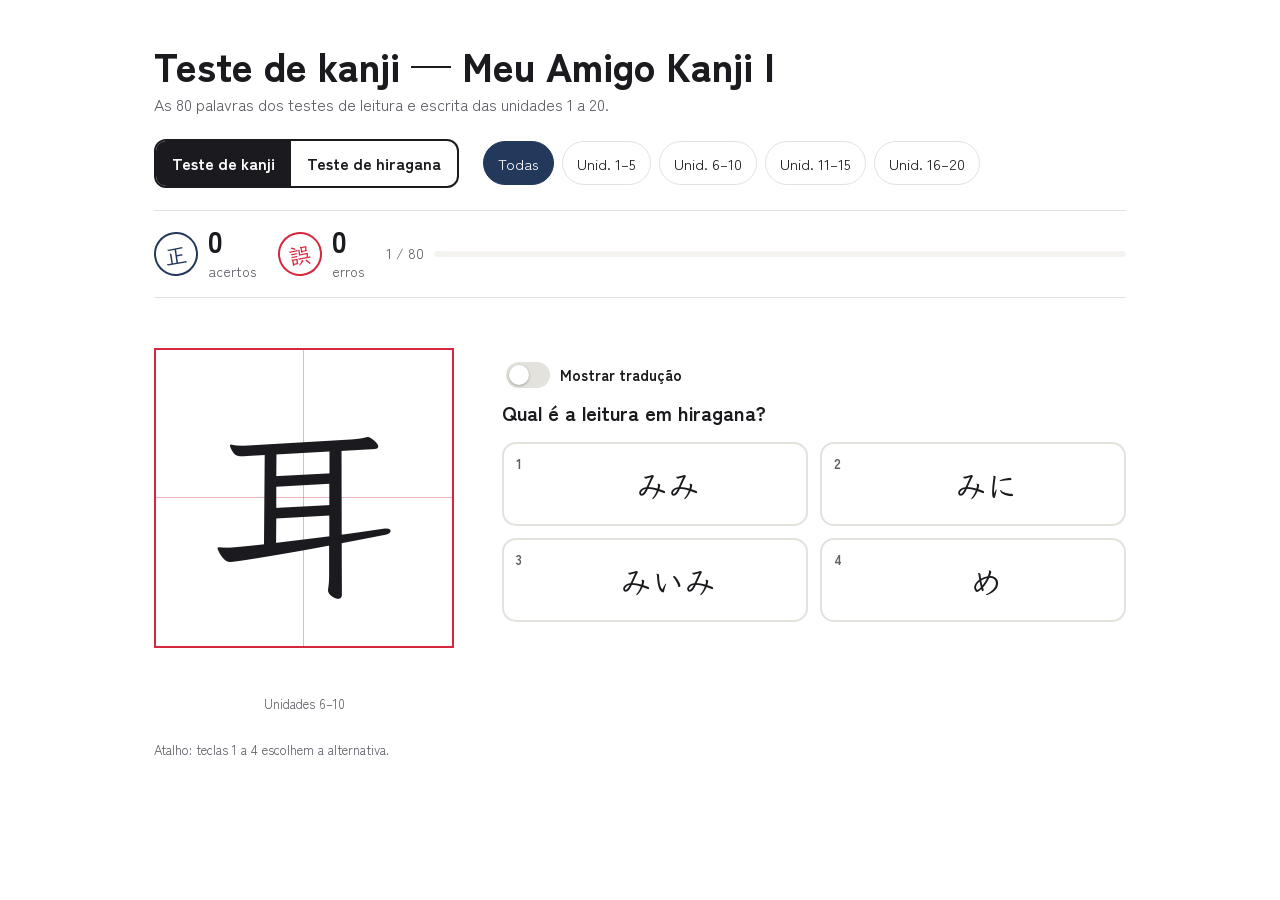
<file: index.html>
<!DOCTYPE html><html lang="pt-BR"><head><meta charset="utf-8"><meta name="viewport" content="width=device-width,initial-scale=1"><title>Teste Meu Amigo Kanji</title><link rel="preconnect" href="https://fonts.googleapis.com"><link rel="preconnect" href="https://fonts.gstatic.com" crossorigin><link href="https://fonts.googleapis.com/css2?family=Klee+One:wght@400;600&family=Zen+Kaku+Gothic+New:wght@400;700;900&display=swap" rel="stylesheet"><link rel="stylesheet" href="css/style.min.css"></head><body><main class="band"><h1>Teste de kanji — Meu Amigo Kanji I</h1><p class="sub">As 80 palavras dos testes de leitura e escrita das unidades 1 a 20.</p><div class="controls"><div class="seg" role="group" aria-label="Tipo de teste"><button id="m-kanji" aria-pressed="true">Teste de kanji</button> <button id="m-kana" aria-pressed="false">Teste de hiragana</button></div><div class="chips" id="units" role="group" aria-label="Unidades"></div></div><div class="score"><div class="stamp ok"><i class="jp">正</i><div><b id="s-ok">0</b><br><span>acertos</span></div></div><div class="stamp ng"><i class="jp">誤</i><div><b id="s-ng">0</b><br><span>erros</span></div></div><div class="prog"><span id="s-pos">1 / 40</span><div class="bar"><div id="s-bar"></div></div></div></div><section class="quiz" id="quiz"><div class="cellwrap"><div class="cell"><span class="q jp" id="q"></span></div><span class="mean q-mean" id="q-mean"></span> <span class="unit" id="q-unit"></span></div><div class="side"><button class="switch" id="t-mean" role="switch" aria-checked="false"><span class="track" aria-hidden="true"></span>Mostrar tradução</button><p class="ask" id="ask"></p><div class="opts" id="opts"></div><div class="fb" id="fb" aria-live="polite"></div></div></section><section class="end" id="end" hidden><div class="big" id="e-pct"></div><p id="e-txt"></p><div class="actions"><button class="btn" id="e-again">Recomeçar</button> <button class="btn alt" id="e-miss">Treinar só os erros</button></div><ul class="miss" id="e-list"></ul></section><p class="hint">Atalho: teclas 1 a 4 escolhem a alternativa.</p></main><script src="js/kanji.min.js"></script></body></html>
</file>
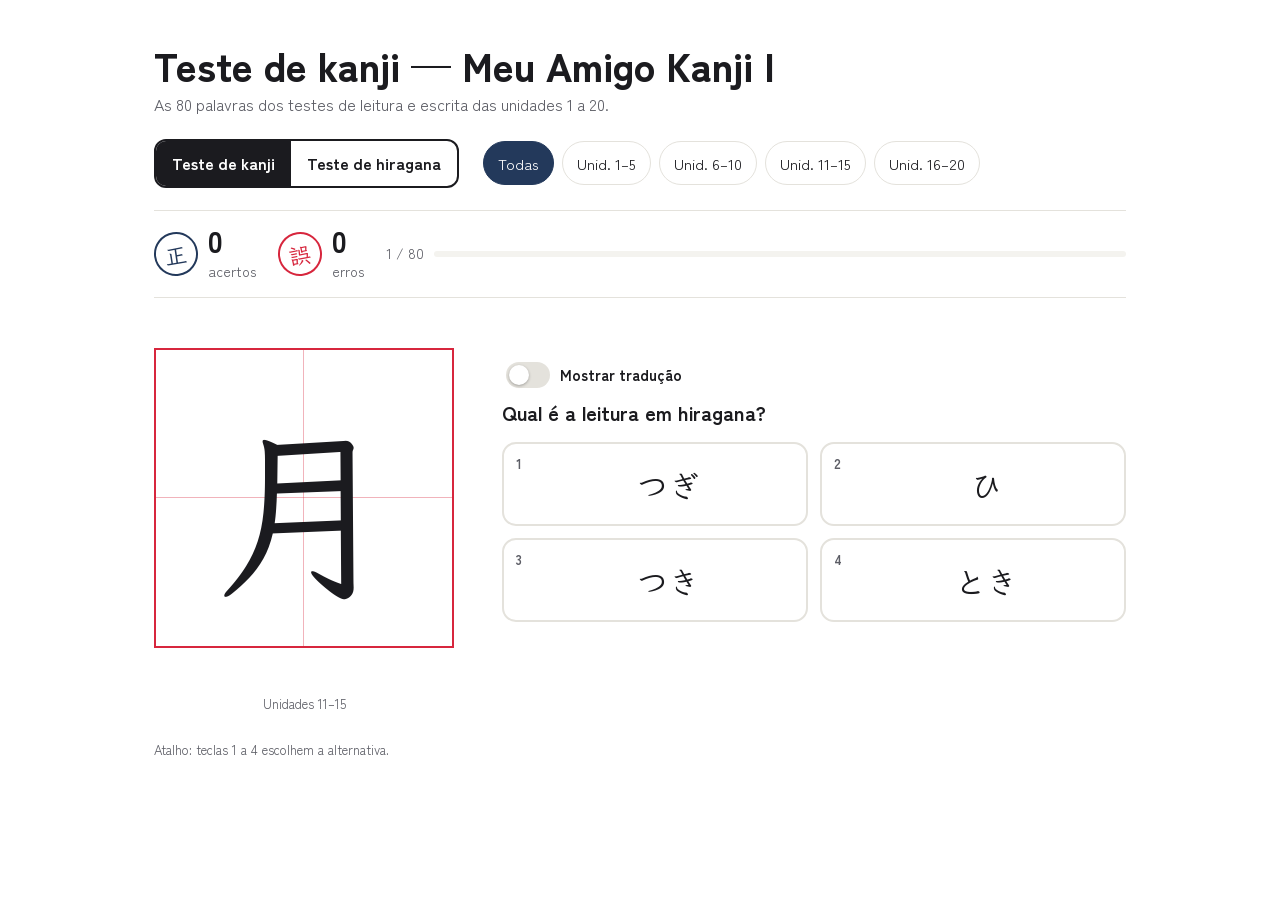
<file: kanji.html>
<!DOCTYPE html>
<html lang="pt-BR">
<head>
<meta charset="utf-8">
<meta name="viewport" content="width=device-width, initial-scale=1">
<title>Teste Meu Amigo Kanji</title>
<link rel="preconnect" href="https://fonts.googleapis.com">
<link rel="preconnect" href="https://fonts.gstatic.com" crossorigin>
<link href="https://fonts.googleapis.com/css2?family=Klee+One:wght@400;600&family=Zen+Kaku+Gothic+New:wght@400;700;900&display=swap" rel="stylesheet">
<link rel="stylesheet" href="css/style.css">
</head>
<body>
<main class="band">
  <h1>Teste de kanji — Meu Amigo Kanji I</h1>
  <p class="sub">As 80 palavras dos testes de leitura e escrita das unidades 1 a 20.</p>

  <div class="controls">
    <div class="seg" role="group" aria-label="Tipo de teste">
      <button id="m-kanji" aria-pressed="true">Teste de kanji</button>
      <button id="m-kana" aria-pressed="false">Teste de hiragana</button>
    </div>
    <div class="chips" id="units" role="group" aria-label="Unidades"></div>
  </div>

  <div class="score">
    <div class="stamp ok"><i class="jp">正</i><div><b id="s-ok">0</b><br><span>acertos</span></div></div>
    <div class="stamp ng"><i class="jp">誤</i><div><b id="s-ng">0</b><br><span>erros</span></div></div>
    <div class="prog"><span id="s-pos">1 / 40</span><div class="bar"><div id="s-bar"></div></div></div>
  </div>

  <section class="quiz" id="quiz">
    <div class="cellwrap">
      <div class="cell"><span class="q jp" id="q"></span></div>
      <span class="mean q-mean" id="q-mean"></span>
      <span class="unit" id="q-unit"></span>
    </div>
    <div class="side">
      <button class="switch" id="t-mean" role="switch" aria-checked="false"><span class="track" aria-hidden="true"></span>Mostrar tradução</button>
      <p class="ask" id="ask"></p>
      <div class="opts" id="opts"></div>
      <div class="fb" id="fb" aria-live="polite"></div>
    </div>
  </section>

  <section class="end" id="end" hidden>
    <div class="big" id="e-pct"></div>
    <p id="e-txt"></p>
    <div class="actions">
      <button class="btn" id="e-again">Recomeçar</button>
      <button class="btn alt" id="e-miss">Treinar só os erros</button>
    </div>
    <ul class="miss" id="e-list"></ul>
  </section>

  <p class="hint">Atalho: teclas 1 a 4 escolhem a alternativa.</p>
</main>

<script src="js/data.js"></script>
<script src="js/options.js"></script>
<script src="js/app.js"></script>
</body>
</html>
</file>
<file: css/style.css>
/* VOICE: calm, focused drill, like a teacher's worksheet
   IDEA: genkō-yōshi practice sheet with hanko stamps for the score
   PICTURE: the question written large inside a 田-grid practice square
   COLOUR and TYPE: white paper, sumi ink, ai-indigo support, hanko red accent; Klee One (textbook hand) + Zen Kaku Gothic New
   LAYOUT: title, mode + unit controls, scoreboard, square beside four answers; stacks on phones */
:root{color-scheme:light dark;
--bg:light-dark(#ffffff,#121317);--ink:light-dark(#1b1b1f,#f1efe9);--mute:light-dark(#5d5e66,#a7a8b1);
--line:light-dark(#e4e2dc,#2c2e36);--red:light-dark(#d7263d,#ff5d70);--ind:light-dark(#23395b,#93b4ff);
--indbg:light-dark(#23395b,#2a4170);--card:light-dark(#ffffff,#181a20);--soft:light-dark(#f4f3ef,#1d1f26);
--cell:clamp(200px,34vw,300px)}
:root[data-theme=light]{color-scheme:light}:root[data-theme=dark]{color-scheme:dark}
*{box-sizing:border-box;min-width:0}
body{margin:0;background:var(--bg);color:var(--ink);font:16px/1.55 "Zen Kaku Gothic New","Hiragino Sans","Yu Gothic",system-ui,sans-serif;overflow-x:clip}
.band{padding:clamp(20px,3.5vw,44px) max(5vw,16px);max-width:1100px;margin:0 auto}
.jp{font-family:"Klee One","Hiragino Mincho ProN","Yu Mincho",serif;font-weight:600}
h1{font-size:clamp(28px,4vw,40px);line-height:1.05;margin:0 0 6px;text-wrap:balance;font-weight:900}
.sub{color:var(--mute);margin:0 0 22px}
.controls{display:flex;flex-wrap:wrap;gap:12px 24px;align-items:center;margin-bottom:22px}
.seg{display:flex;border:2px solid var(--ink);border-radius:12px;overflow:hidden}
.seg button{border:0;background:transparent;color:var(--ink);padding:10px 16px;min-height:44px;font:inherit;font-weight:700;cursor:pointer}
.seg button[aria-pressed=true]{background:var(--ink);color:var(--bg)}
.chips{display:flex;flex-wrap:wrap;gap:8px}
.chips button{border:1.5px solid var(--line);background:var(--card);color:var(--ink);border-radius:999px;padding:8px 14px;min-height:44px;font:inherit;font-size:15px;cursor:pointer}
.chips button[aria-pressed=true]{border-color:var(--ind);background:var(--indbg);color:#fff}
.side{position:relative}
.switch{position:absolute;bottom:calc(100% + 6px);left:0;display:inline-flex;align-items:center;gap:10px;border:0;background:transparent;color:var(--ink);font:inherit;font-size:15px;font-weight:700;min-height:32px;padding:0 4px;cursor:pointer}
.switch .track{position:relative;width:44px;height:26px;border-radius:13px;background:var(--line);transition:background .2s;flex:none}
.switch .track::after{content:"";position:absolute;top:3px;left:3px;width:20px;height:20px;border-radius:50%;background:var(--card);box-shadow:0 1px 3px rgb(0 0 0/.3);transition:transform .2s}
.switch[aria-checked=true] .track{background:var(--indbg)}
.switch[aria-checked=true] .track::after{transform:translateX(18px)}
body:not(.show-mean) .mean{visibility:hidden}
button:focus-visible{outline:3px solid var(--red);outline-offset:2px}
.score{display:flex;flex-wrap:wrap;align-items:center;gap:14px 22px;padding:14px 0;border-block:1px solid var(--line);margin-bottom:26px}
.stamp{display:flex;align-items:center;gap:10px}
.stamp i{font-style:normal;width:44px;height:44px;border-radius:50%;display:grid;place-items:center;font-size:22px;border:2.5px solid currentColor;transform:rotate(-8deg)}
.stamp.ok{color:var(--ind)}.stamp.ng{color:var(--red)}
.stamp b{font-size:30px;line-height:1;color:var(--ink);font-variant-numeric:tabular-nums}
.stamp span{font-size:14px;color:var(--mute)}
.prog{flex:1 1 180px;display:flex;align-items:center;gap:10px;color:var(--mute);font-size:14px;white-space:nowrap}
.bar{flex:1;height:6px;background:var(--soft);border-radius:3px;overflow:hidden}
.bar div{height:100%;background:var(--ink);width:0;transition:width .3s}
.quiz{padding-top:24px;display:grid;grid-template-columns:auto minmax(0,1fr);gap:clamp(20px,4vw,48px);align-items:center}
.cellwrap{display:grid;justify-items:center;gap:10px}
.cell{width:var(--cell);height:var(--cell);border:2px solid var(--red);position:relative;display:grid;place-items:center;background:var(--card);
background-image:linear-gradient(to right,transparent calc(50% - .5px),color-mix(in srgb,var(--red) 35%,transparent) calc(50% - .5px),color-mix(in srgb,var(--red) 35%,transparent) calc(50% + .5px),transparent calc(50% + .5px)),linear-gradient(to bottom,transparent calc(50% - .5px),color-mix(in srgb,var(--red) 35%,transparent) calc(50% - .5px),color-mix(in srgb,var(--red) 35%,transparent) calc(50% + .5px),transparent calc(50% + .5px))}
.cell .q{line-height:1;white-space:nowrap;position:relative}
.unit{font-size:13px;color:var(--mute)}
.mean{display:block;font:400 14px "Zen Kaku Gothic New",sans-serif;color:var(--mute);margin-top:4px}
.q-mean{font-size:18px;font-weight:700;color:var(--ink);margin:0;text-align:center}
.q-mean:empty{display:none}
.opt.right .mean{color:#fff}
.fb .fbm{display:inline;font:inherit;color:inherit;margin:0}
.opt.wrong .mean{color:var(--red)}
.ask{font-size:20px;font-weight:700;margin:0 0 14px}
.opts{display:grid;grid-template-columns:repeat(2,minmax(0,1fr));gap:12px}
.opt{position:relative;border:2px solid var(--line);background:var(--card);color:var(--ink);border-radius:14px;min-height:84px;padding:12px 14px 12px 40px;font-size:clamp(24px,3vw,32px);cursor:pointer;text-align:center;transition:border-color .15s,transform .15s}
.opt:hover:not(:disabled){border-color:var(--ink);transform:translateY(-2px)}
.opt small{position:absolute;left:12px;top:10px;font:700 13px "Zen Kaku Gothic New",sans-serif;color:var(--mute)}
.opt:disabled{cursor:default}
.opt.right{background:var(--indbg);border-color:var(--indbg);color:#fff}.opt.right small{color:#fff}
.opt.wrong{border-color:var(--red);color:var(--red);text-decoration:line-through 2px}
.fb{min-height:30px;margin-top:14px;font-weight:700}
.fb.ok{color:var(--ind)}.fb.ng{color:var(--red)}
.end{text-align:center;padding:10px 0 30px}
.end .big{font-size:clamp(56px,10vw,96px);font-weight:900;line-height:1}
.end p{color:var(--mute)}
.actions{display:flex;flex-wrap:wrap;gap:12px;justify-content:center;margin:20px 0}
.btn{border:2px solid var(--ink);background:var(--ink);color:var(--bg);border-radius:12px;padding:10px 20px;min-height:44px;font:inherit;font-weight:700;cursor:pointer}
.btn.alt{background:transparent;color:var(--ink)}
.miss{display:flex;flex-wrap:wrap;gap:10px;justify-content:center;list-style:none;padding:0;margin:16px auto 0;max-width:760px}
.miss li{border:1.5px solid var(--line);border-radius:10px;padding:8px 14px;font-size:22px}
.miss li span{font-size:16px;color:var(--mute);margin-left:8px}
.miss li .mean{font-style:normal;font-size:13px;margin-top:2px}
.hint{font-size:13px;color:var(--mute);margin-top:26px}
[hidden]{display:none!important}
@media(max-width:700px){.quiz{padding-top:0;grid-template-columns:minmax(0,1fr)}:root{--cell:clamp(180px,62vw,260px)}.ask{text-align:center}.switch{position:static;display:flex;margin:0 auto 8px}}
@media(max-width:380px){.opt{min-height:72px;padding-left:30px}.opt small{left:9px}}
@media(prefers-reduced-motion:reduce){*{transition:none!important}}
</file>
<file: css/style.min.css>
:root{color-scheme:light dark;--bg:light-dark(#ffffff,#121317);--ink:light-dark(#1b1b1f,#f1efe9);--mute:light-dark(#5d5e66,#a7a8b1);--line:light-dark(#e4e2dc,#2c2e36);--red:light-dark(#d7263d,#ff5d70);--ind:light-dark(#23395b,#93b4ff);--indbg:light-dark(#23395b,#2a4170);--card:light-dark(#ffffff,#181a20);--soft:light-dark(#f4f3ef,#1d1f26);--cell:clamp(200px,34vw,300px)}:root[data-theme=light]{color-scheme:light}:root[data-theme=dark]{color-scheme:dark}*{box-sizing:border-box;min-width:0}body{margin:0;background:var(--bg);color:var(--ink);font:16px/1.55 "Zen Kaku Gothic New","Hiragino Sans","Yu Gothic",system-ui,sans-serif;overflow-x:clip}.band{padding:clamp(20px,3.5vw,44px) max(5vw,16px);max-width:1100px;margin:0 auto}.jp{font-family:"Klee One","Hiragino Mincho ProN","Yu Mincho",serif;font-weight:600}h1{font-size:clamp(28px,4vw,40px);line-height:1.05;margin:0 0 6px;text-wrap:balance;font-weight:900}.sub{color:var(--mute);margin:0 0 22px}.controls{display:flex;flex-wrap:wrap;gap:12px 24px;align-items:center;margin-bottom:22px}.seg{display:flex;border:2px solid var(--ink);border-radius:12px;overflow:hidden}.seg button{border:0;background:0 0;color:var(--ink);padding:10px 16px;min-height:44px;font:inherit;font-weight:700;cursor:pointer}.seg button[aria-pressed=true]{background:var(--ink);color:var(--bg)}.chips{display:flex;flex-wrap:wrap;gap:8px}.chips button{border:1.5px solid var(--line);background:var(--card);color:var(--ink);border-radius:999px;padding:8px 14px;min-height:44px;font:inherit;font-size:15px;cursor:pointer}.chips button[aria-pressed=true]{border-color:var(--ind);background:var(--indbg);color:#fff}.side{position:relative}.switch{position:absolute;bottom:calc(100% + 6px);left:0;display:inline-flex;align-items:center;gap:10px;border:0;background:0 0;color:var(--ink);font:inherit;font-size:15px;font-weight:700;min-height:32px;padding:0 4px;cursor:pointer}.switch .track{position:relative;width:44px;height:26px;border-radius:13px;background:var(--line);transition:background .2s;flex:none}.switch .track::after{content:"";position:absolute;top:3px;left:3px;width:20px;height:20px;border-radius:50%;background:var(--card);box-shadow:0 1px 3px rgb(0 0 0/.3);transition:transform .2s}.switch[aria-checked=true] .track{background:var(--indbg)}.switch[aria-checked=true] .track::after{transform:translateX(18px)}body:not(.show-mean) .mean{visibility:hidden}button:focus-visible{outline:3px solid var(--red);outline-offset:2px}.score{display:flex;flex-wrap:wrap;align-items:center;gap:14px 22px;padding:14px 0;border-block:1px solid var(--line);margin-bottom:26px}.stamp{display:flex;align-items:center;gap:10px}.stamp i{font-style:normal;width:44px;height:44px;border-radius:50%;display:grid;place-items:center;font-size:22px;border:2.5px solid currentColor;transform:rotate(-8deg)}.stamp.ok{color:var(--ind)}.stamp.ng{color:var(--red)}.stamp b{font-size:30px;line-height:1;color:var(--ink);font-variant-numeric:tabular-nums}.stamp span{font-size:14px;color:var(--mute)}.prog{flex:1 1 180px;display:flex;align-items:center;gap:10px;color:var(--mute);font-size:14px;white-space:nowrap}.bar{flex:1;height:6px;background:var(--soft);border-radius:3px;overflow:hidden}.bar div{height:100%;background:var(--ink);width:0;transition:width .3s}.quiz{padding-top:24px;display:grid;grid-template-columns:auto minmax(0,1fr);gap:clamp(20px,4vw,48px);align-items:center}.cellwrap{display:grid;justify-items:center;gap:10px}.cell{width:var(--cell);height:var(--cell);border:2px solid var(--red);position:relative;display:grid;place-items:center;background:var(--card);background-image:linear-gradient(to right,transparent calc(50% - .5px),color-mix(in srgb,var(--red) 35%,transparent) calc(50% - .5px),color-mix(in srgb,var(--red) 35%,transparent) calc(50% + .5px),transparent calc(50% + .5px)),linear-gradient(to bottom,transparent calc(50% - .5px),color-mix(in srgb,var(--red) 35%,transparent) calc(50% - .5px),color-mix(in srgb,var(--red) 35%,transparent) calc(50% + .5px),transparent calc(50% + .5px))}.cell .q{line-height:1;white-space:nowrap;position:relative}.unit{font-size:13px;color:var(--mute)}.mean{display:block;font:400 14px "Zen Kaku Gothic New",sans-serif;color:var(--mute);margin-top:4px}.q-mean{font-size:18px;font-weight:700;color:var(--ink);margin:0;text-align:center}.q-mean:empty{display:none}.opt.right .mean{color:#fff}.fb .fbm{display:inline;font:inherit;color:inherit;margin:0}.opt.wrong .mean{color:var(--red)}.ask{font-size:20px;font-weight:700;margin:0 0 14px}.opts{display:grid;grid-template-columns:repeat(2,minmax(0,1fr));gap:12px}.opt{position:relative;border:2px solid var(--line);background:var(--card);color:var(--ink);border-radius:14px;min-height:84px;padding:12px 14px 12px 40px;font-size:clamp(24px,3vw,32px);cursor:pointer;text-align:center;transition:border-color .15s,transform .15s}.opt:hover:not(:disabled){border-color:var(--ink);transform:translateY(-2px)}.opt small{position:absolute;left:12px;top:10px;font:700 13px "Zen Kaku Gothic New",sans-serif;color:var(--mute)}.opt:disabled{cursor:default}.opt.right{background:var(--indbg);border-color:var(--indbg);color:#fff}.opt.right small{color:#fff}.opt.wrong{border-color:var(--red);color:var(--red);text-decoration:line-through 2px}.fb{min-height:30px;margin-top:14px;font-weight:700}.fb.ok{color:var(--ind)}.fb.ng{color:var(--red)}.end{text-align:center;padding:10px 0 30px}.end .big{font-size:clamp(56px,10vw,96px);font-weight:900;line-height:1}.end p{color:var(--mute)}.actions{display:flex;flex-wrap:wrap;gap:12px;justify-content:center;margin:20px 0}.btn{border:2px solid var(--ink);background:var(--ink);color:var(--bg);border-radius:12px;padding:10px 20px;min-height:44px;font:inherit;font-weight:700;cursor:pointer}.btn.alt{background:0 0;color:var(--ink)}.miss{display:flex;flex-wrap:wrap;gap:10px;justify-content:center;list-style:none;padding:0;margin:16px auto 0;max-width:760px}.miss li{border:1.5px solid var(--line);border-radius:10px;padding:8px 14px;font-size:22px}.miss li span{font-size:16px;color:var(--mute);margin-left:8px}.miss li .mean{font-style:normal;font-size:13px;margin-top:2px}.hint{font-size:13px;color:var(--mute);margin-top:26px}[hidden]{display:none!important}@media(max-width:700px){.quiz{padding-top:0;grid-template-columns:minmax(0,1fr)}:root{--cell:clamp(180px,62vw,260px)}.ask{text-align:center}.switch{position:static;display:flex;margin:0 auto 8px}}@media(max-width:380px){.opt{min-height:72px;padding-left:30px}.opt small{left:9px}}@media(prefers-reduced-motion:reduce){*{transition:none!important}}
</file>
